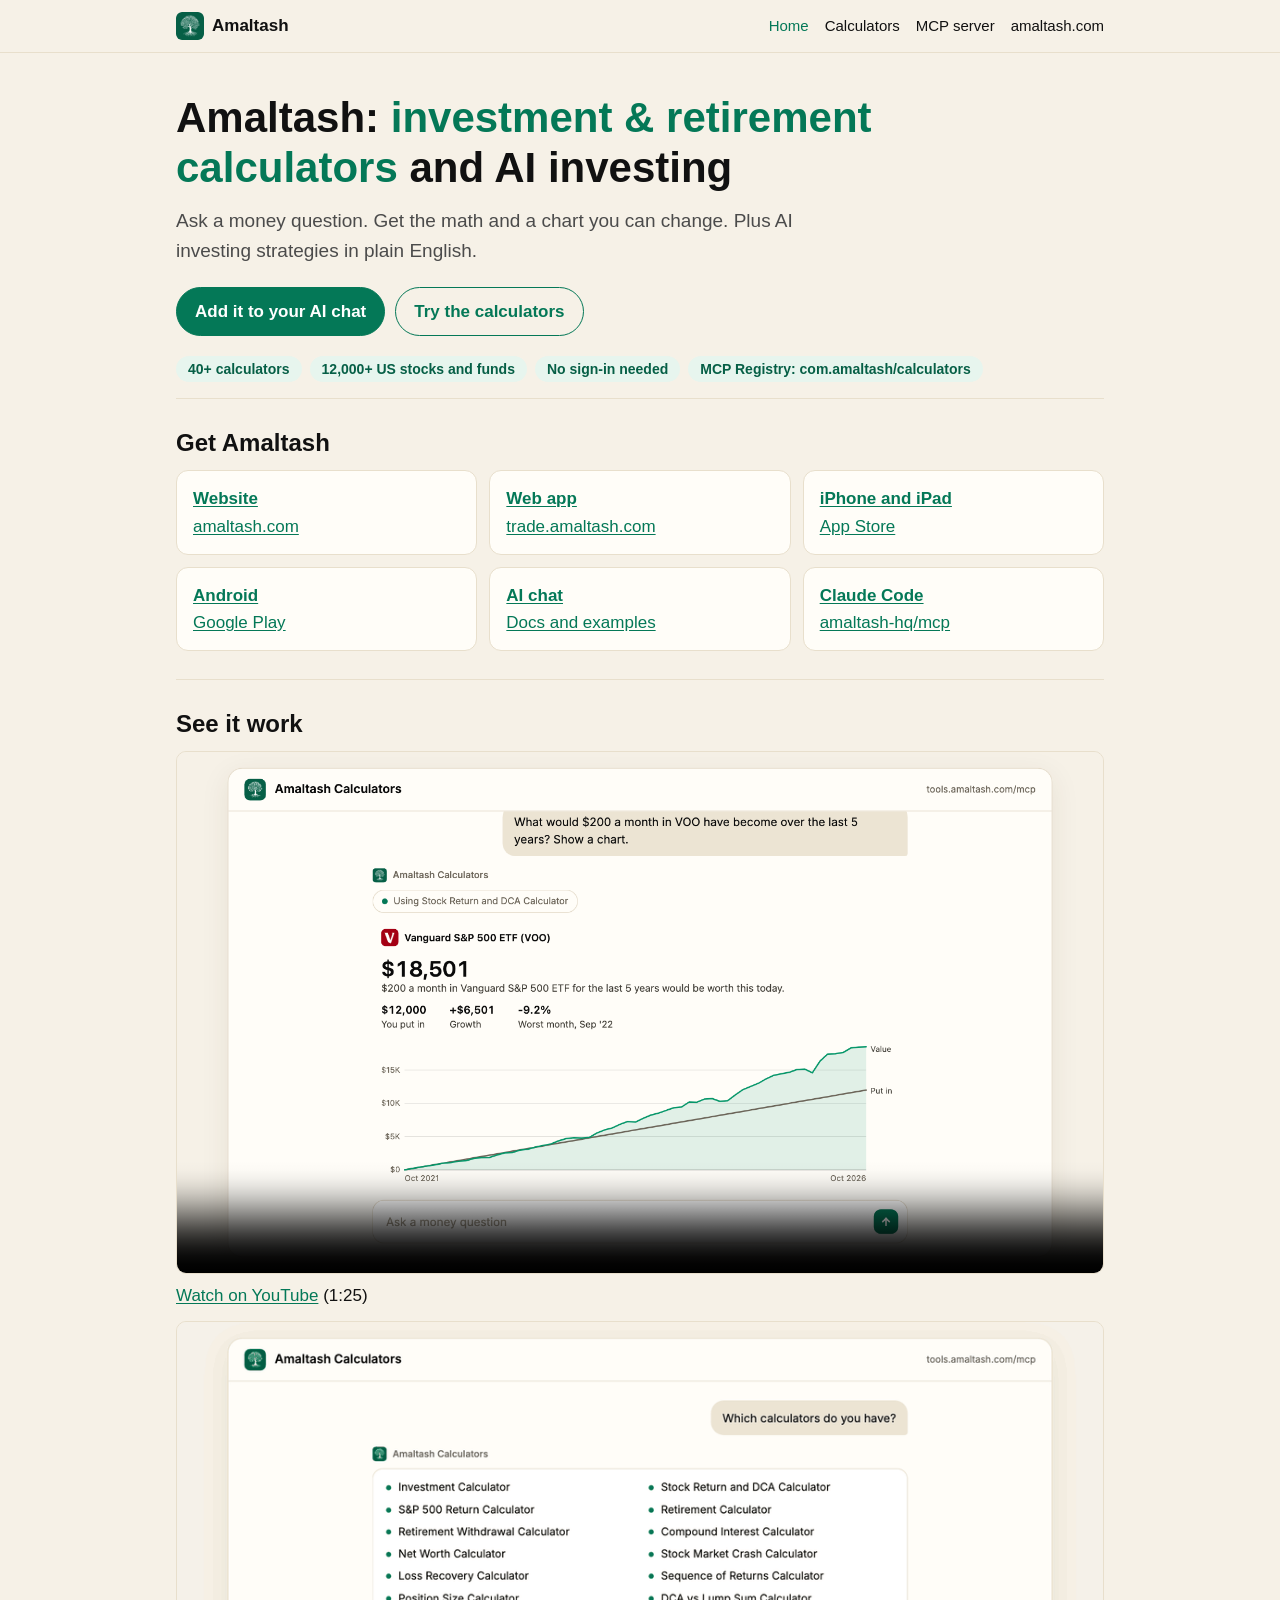
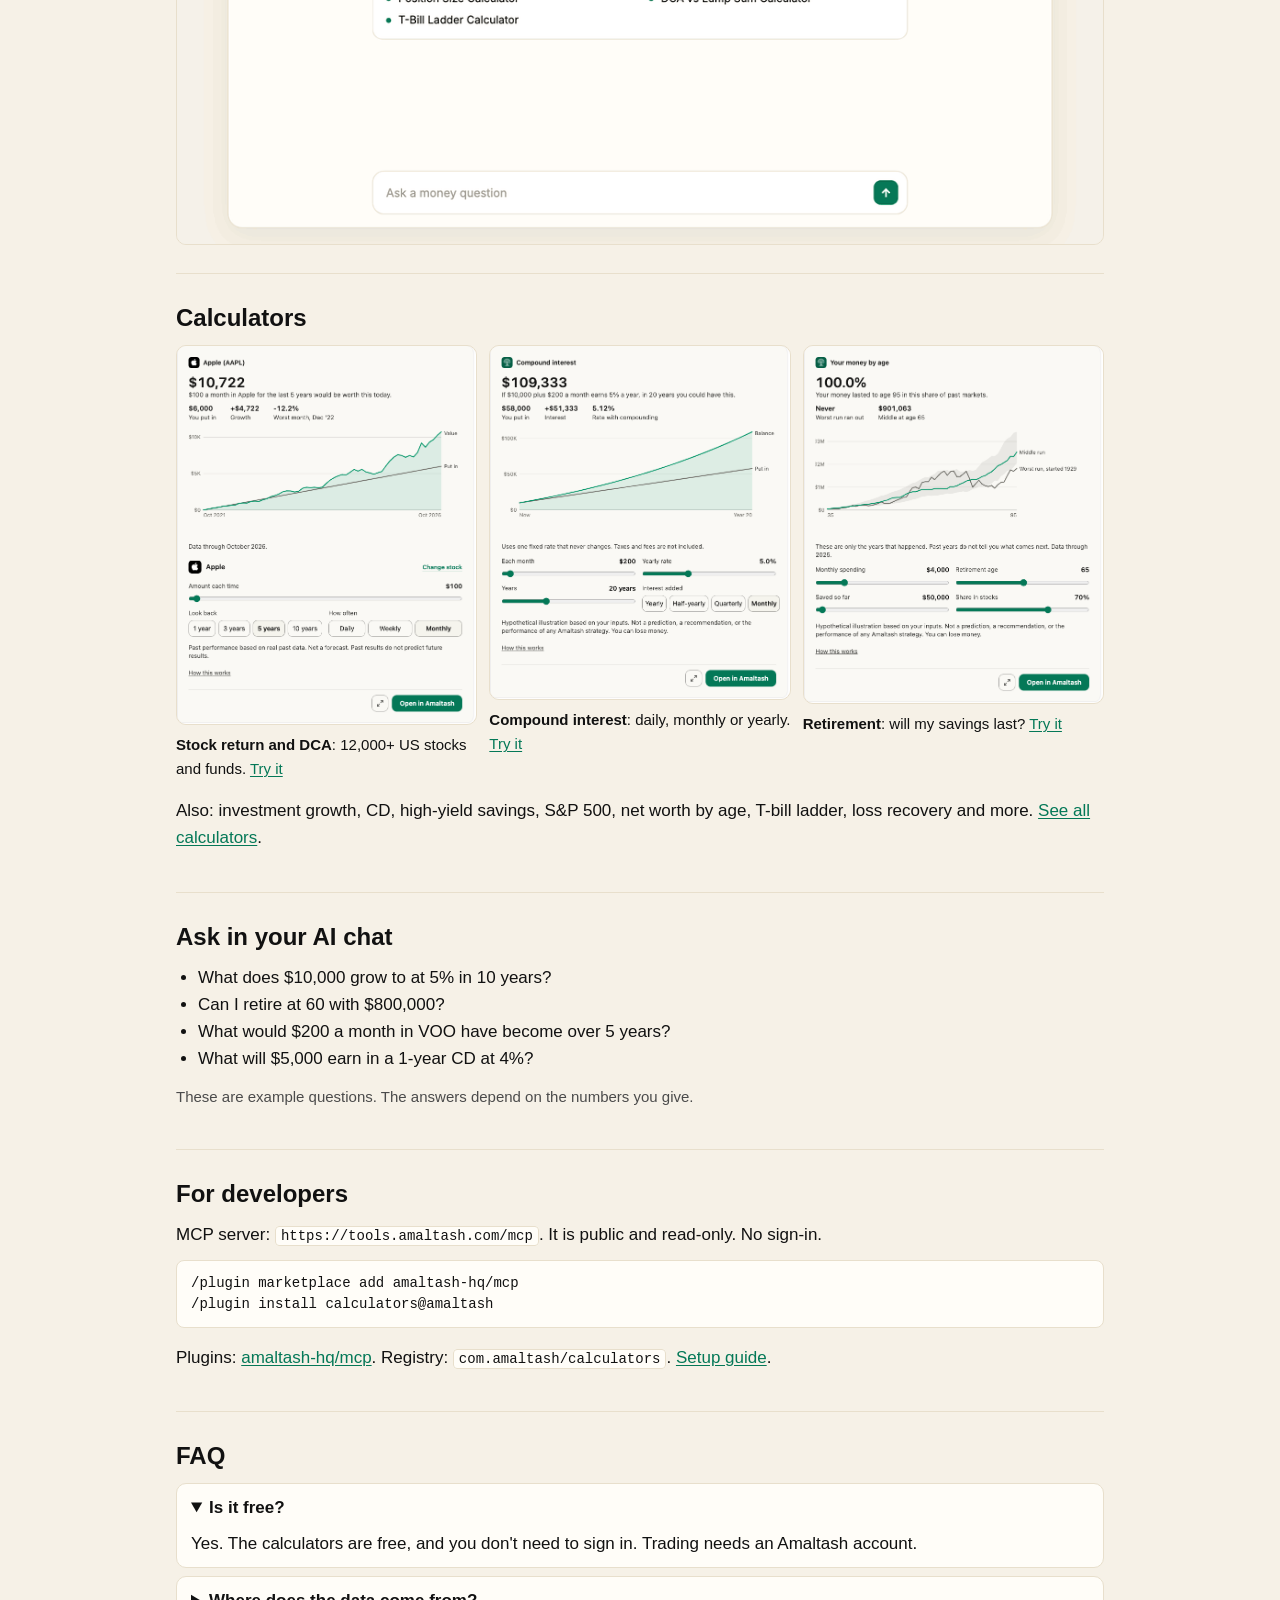
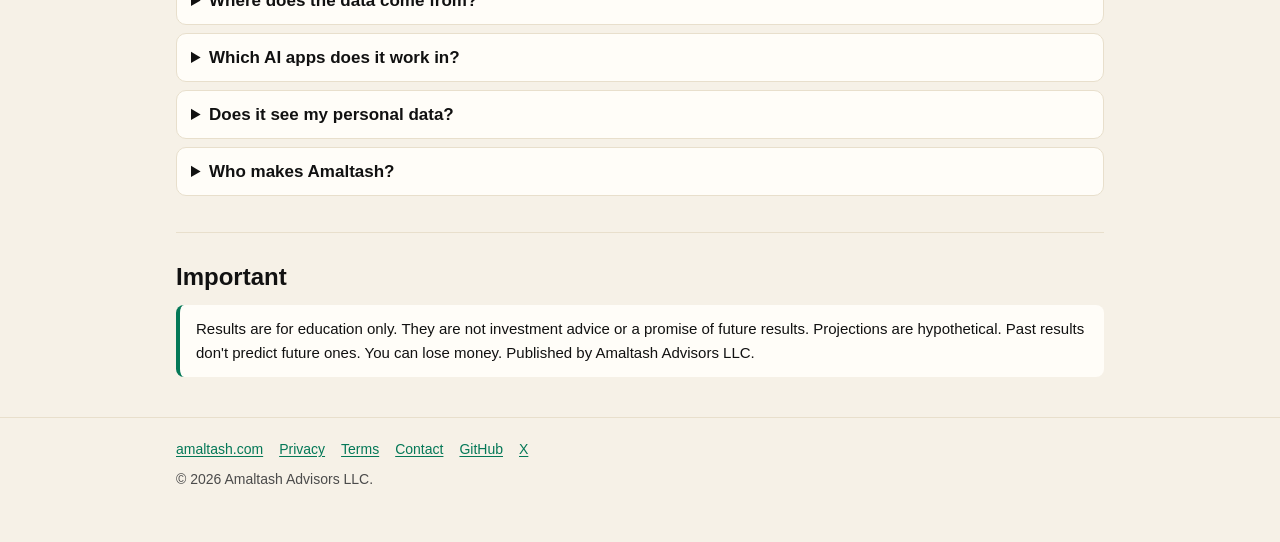
<file: index.html>
<!doctype html>
<!-- Amaltash developer site, home. AMA-10800, 2026-11-10. Plain static HTML, no tracking scripts. -->
<html lang="en">
<head>
<meta charset="utf-8">
<meta name="viewport" content="width=device-width, initial-scale=1">
<title>Amaltash: Investment Calculator, Retirement Calculator &amp; AI Investing</title>
<meta name="description" content="Free investment and retirement calculators in your AI chat, plus compound interest, CD, S&amp;P 500 and DCA, with charts you can change. And AI investing in plain English.">
<link rel="canonical" href="https://amaltash-hq.github.io/">
<link rel="icon" href="/assets/icon-512.png" type="image/png">
<meta name="theme-color" content="#f6f1e7">
<meta property="og:type" content="website">
<meta property="og:site_name" content="Amaltash">
<meta property="og:title" content="Amaltash: Investment Calculator, Retirement Calculator &amp; AI Investing">
<meta property="og:description" content="Ask a money question. Get the math and a chart you can change. Free, no sign-in.">
<meta property="og:url" content="https://amaltash-hq.github.io/">
<meta property="og:image" content="https://amaltash-hq.github.io/assets/card-compound.png">
<meta name="twitter:card" content="summary_large_image">
<meta name="twitter:site" content="@amaltash_hq">
<link rel="stylesheet" href="/assets/style.css">
<script type="application/ld+json">
{
  "@context": "https://schema.org",
  "@type": "Organization",
  "name": "Amaltash",
  "url": "https://amaltash.com",
  "logo": "https://amaltash.com/icon-512.png",
  "sameAs": [
    "https://x.com/amaltash_hq",
    "https://apps.apple.com/app/id6785155640",
    "https://play.google.com/store/apps/details?id=com.amaltash.trade",
    "https://github.com/amaltash-hq"
  ]
}
</script>
<script type="application/ld+json">
{
  "@context": "https://schema.org",
  "@type": "FAQPage",
  "mainEntity": [
    {"@type": "Question", "name": "Is it free?", "acceptedAnswer": {"@type": "Answer", "text": "Yes. The calculators are free, and you don't need to sign in. Trading needs an Amaltash account."}},
    {"@type": "Question", "name": "Where does the data come from?", "acceptedAnswer": {"@type": "Answer", "text": "Prices for 12,000+ US stocks and funds, updated nightly. US returns since 1928 from NYU Stern. Net worth by age from the Federal Reserve 2022 survey."}},
    {"@type": "Question", "name": "Which AI apps does it work in?", "acceptedAnswer": {"@type": "Answer", "text": "Claude today, on the web, desktop and in Claude Code. ChatGPT and Google once they approve it."}},
    {"@type": "Question", "name": "Does it see my personal data?", "acceptedAnswer": {"@type": "Answer", "text": "No. It only gets the numbers in your question. It does not need an account, and it cannot trade or move money."}},
    {"@type": "Question", "name": "Who makes Amaltash?", "acceptedAnswer": {"@type": "Answer", "text": "Amaltash Advisors LLC."}}
  ]
}
</script>
</head>
<body>
<header class="top"><div class="wrap">
  <a class="brand" href="/"><img src="/assets/icon-512.png" alt="" width="28" height="28">Amaltash</a>
  <nav class="nav" aria-label="Main">
    <a href="/" aria-current="page">Home</a>
    <a href="/calculators/">Calculators</a>
    <a href="/mcp/">MCP server</a>
    <a href="https://amaltash.com">amaltash.com</a>
  </nav>
</div></header>

<main class="wrap">
  <div class="hero">
    <h1>Amaltash: <span>investment &amp; retirement calculators</span> and AI investing</h1>
    <p class="lead">Ask a money question. Get the math and a chart you can change. Plus AI investing strategies in plain English.</p>
    <div class="btns">
      <a class="btn btn-main" href="https://amaltash.com/mcp/calculators?utm_source=github_pages&amp;utm_medium=referral&amp;utm_campaign=developer_site&amp;utm_content=hero">Add it to your AI chat</a>
      <a class="btn btn-alt" href="https://amaltash.com/calculators?utm_source=github_pages&amp;utm_medium=referral&amp;utm_campaign=developer_site&amp;utm_content=hero">Try the calculators</a>
    </div>
    <ul class="facts">
      <li>40+ calculators</li>
      <li>12,000+ US stocks and funds</li>
      <li>No sign-in needed</li>
      <li>MCP Registry: com.amaltash/calculators</li>
    </ul>
  </div>

  <section id="get">
    <h2>Get Amaltash</h2>
    <div class="grid grid-3">
      <a class="card" href="https://amaltash.com?utm_source=github_pages&amp;utm_medium=referral&amp;utm_campaign=developer_site&amp;utm_content=get"><b>Website</b>amaltash.com</a>
      <a class="card" href="https://trade.amaltash.com?utm_source=github_pages&amp;utm_medium=referral&amp;utm_campaign=developer_site&amp;utm_content=get"><b>Web app</b>trade.amaltash.com</a>
      <a class="card" href="https://apps.apple.com/app/id6785155640"><b>iPhone and iPad</b>App Store</a>
      <a class="card" href="https://play.google.com/store/apps/details?id=com.amaltash.trade"><b>Android</b>Google Play</a>
      <a class="card" href="https://amaltash.com/mcp/calculators"><b>AI chat</b>Docs and examples</a>
      <a class="card" href="https://github.com/amaltash-hq/mcp"><b>Claude Code</b>amaltash-hq/mcp</a>
    </div>
  </section>

  <section id="demo">
    <h2>See it work</h2>
    <!-- Demo video, AMA-10800 (2026-11-10): loads only on play. -->
    <video class="demo" controls preload="none" playsinline poster="/assets/demo-still.png" width="1600" height="900">
      <source src="/assets/amaltash-calculators-demo.mp4" type="video/mp4">
      <a href="https://youtu.be/CpCs-4aTJyc">Watch the demo on YouTube</a>
    </video>
    <p><a href="https://youtu.be/CpCs-4aTJyc">Watch on YouTube</a> (1:25)</p>
    <img class="demo" src="/assets/calculators.gif" width="1000" height="563" alt="Amaltash calculators in an AI chat: compound interest, retirement and stock return cards with charts">
  </section>

  <section id="calculators">
    <h2>Calculators</h2>
    <div class="grid grid-3 gallery">
      <figure><img src="/assets/card-stock.png" width="651" height="823" alt="Stock return and DCA calculator card"><figcaption><b>Stock return and DCA</b>: 12,000+ US stocks and funds. <a href="https://amaltash.com/investment-calculator">Try it</a></figcaption></figure>
      <figure><img src="/assets/card-compound.png" width="651" height="769" alt="Compound interest calculator card"><figcaption><b>Compound interest</b>: daily, monthly or yearly. <a href="https://amaltash.com/calculators">Try it</a></figcaption></figure>
      <figure><img src="/assets/card-retirement.png" width="651" height="777" alt="Retirement calculator card"><figcaption><b>Retirement</b>: will my savings last? <a href="https://amaltash.com/mcp/calculators#retirement-heading">Try it</a></figcaption></figure>
    </div>
    <p style="margin-top:16px">Also: investment growth, CD, high-yield savings, S&amp;P 500, net worth by age, T-bill ladder, loss recovery and more. <a href="/calculators/">See all calculators</a>.</p>
  </section>

  <section id="ask">
    <h2>Ask in your AI chat</h2>
    <ul>
      <li>What does $10,000 grow to at 5% in 10 years?</li>
      <li>Can I retire at 60 with $800,000?</li>
      <li>What would $200 a month in VOO have become over 5 years?</li>
      <li>What will $5,000 earn in a 1-year CD at 4%?</li>
    </ul>
    <p class="muted">These are example questions. The answers depend on the numbers you give.</p>
  </section>

  <section id="developers">
    <h2>For developers</h2>
    <p>MCP server: <code>https://tools.amaltash.com/mcp</code>. It is public and read-only. No sign-in.</p>
    <pre><code>/plugin marketplace add amaltash-hq/mcp
/plugin install calculators@amaltash</code></pre>
    <p>Plugins: <a href="https://github.com/amaltash-hq/mcp">amaltash-hq/mcp</a>. Registry: <code>com.amaltash/calculators</code>. <a href="/mcp/">Setup guide</a>.</p>
  </section>

  <section id="faq">
    <h2>FAQ</h2>
    <details open><summary>Is it free?</summary><p>Yes. The calculators are free, and you don't need to sign in. Trading needs an Amaltash account.</p></details>
    <details><summary>Where does the data come from?</summary><p>Prices for 12,000+ US stocks and funds, updated nightly. US returns since 1928 from NYU Stern. Net worth by age from the Federal Reserve 2022 survey.</p></details>
    <details><summary>Which AI apps does it work in?</summary><p>Claude today, on the web, desktop and in Claude Code. ChatGPT and Google once they approve it.</p></details>
    <details><summary>Does it see my personal data?</summary><p>No. It only gets the numbers in your question. It does not need an account, and it cannot trade or move money.</p></details>
    <details><summary>Who makes Amaltash?</summary><p>Amaltash Advisors LLC.</p></details>
  </section>

  <section id="important">
    <h2>Important</h2>
    <p class="disclaimer">Results are for education only. They are not investment advice or a promise of future results. Projections are hypothetical. Past results don't predict future ones. You can lose money. Published by Amaltash Advisors LLC.</p>
  </section>
</main>

<footer><div class="wrap">
  <div class="links">
    <a href="https://amaltash.com">amaltash.com</a>
    <a href="https://amaltash.com/policies/privacy#calculators-connector">Privacy</a>
    <a href="https://amaltash.com/policies/terms">Terms</a>
    <a href="https://amaltash.com/contact">Contact</a>
    <a href="https://github.com/amaltash-hq">GitHub</a>
    <a href="https://x.com/amaltash_hq">X</a>
  </div>
  <p>&copy; 2026 Amaltash Advisors LLC.</p>
</div></footer>
</body>
</html>
</file>
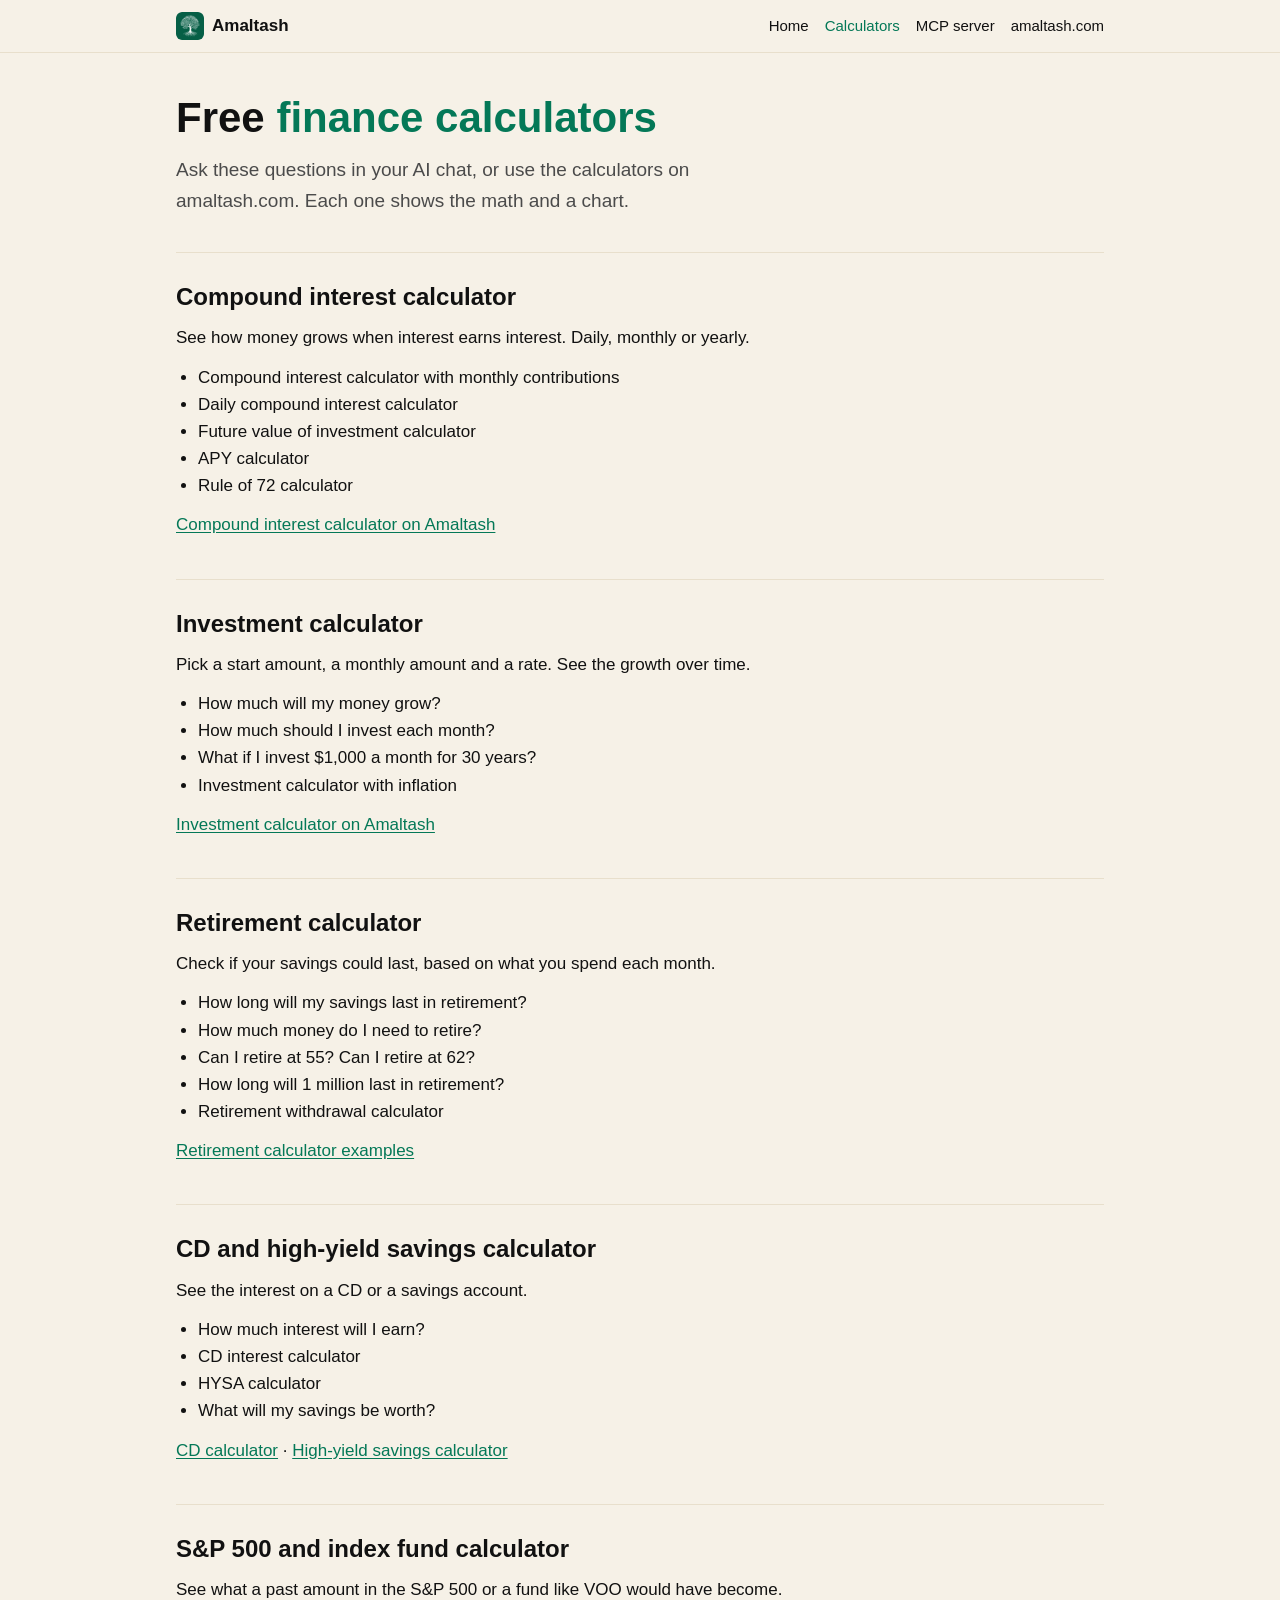
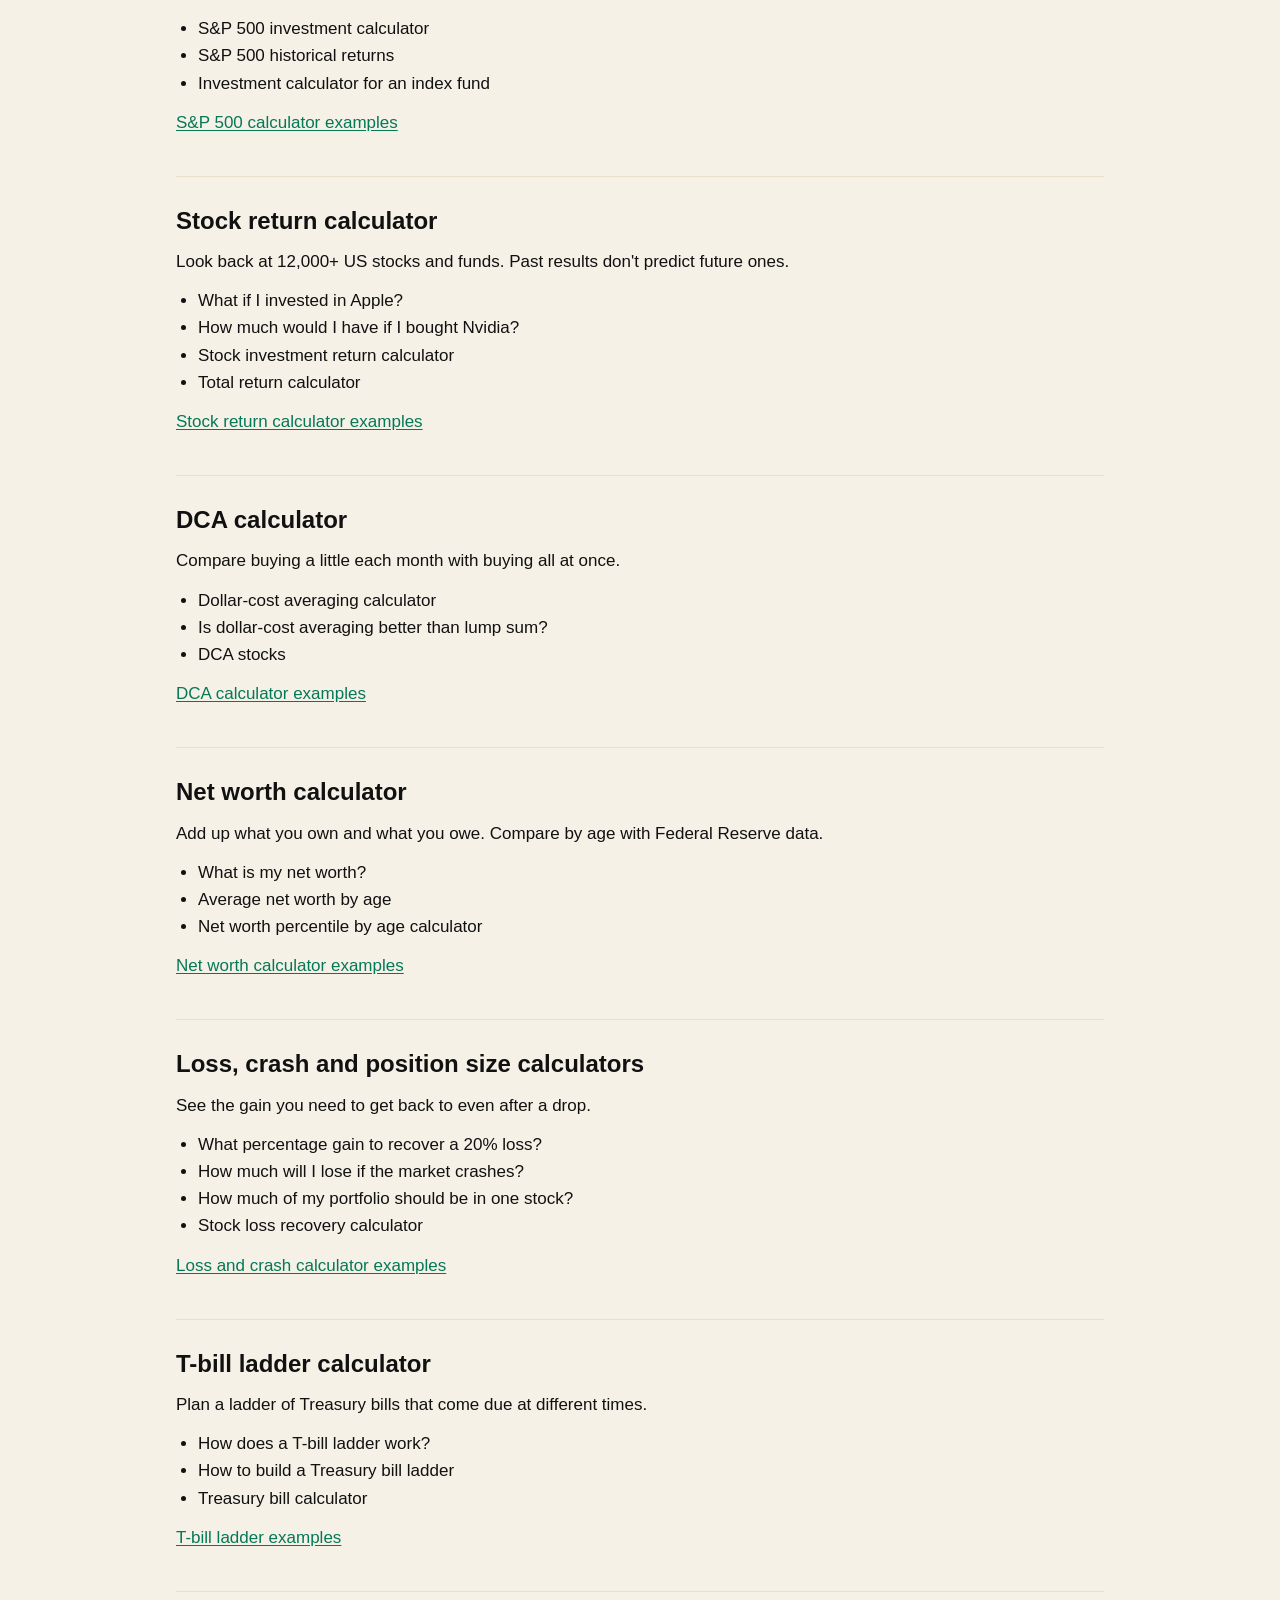
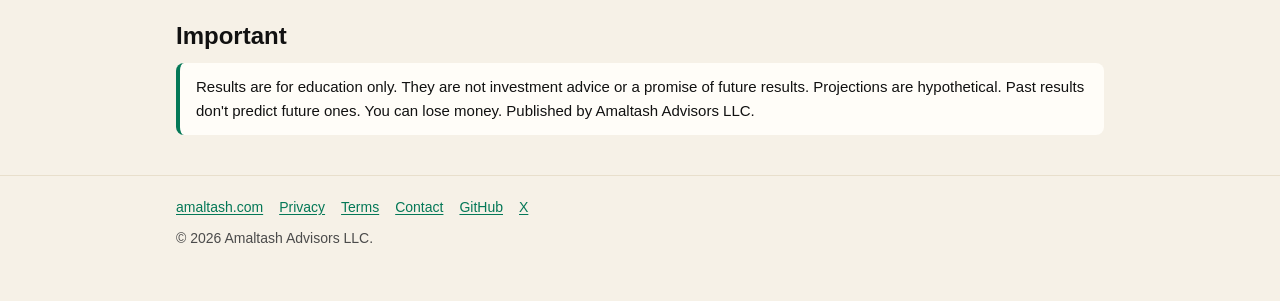
<file: calculators/index.html>
<!doctype html>
<!-- Amaltash developer site, calculators. AMA-10800, 2026-11-10.
     Questions below are real search phrases from todo-and-planning-files/ama-10800-listing/keywords.csv. -->
<html lang="en">
<head>
<meta charset="utf-8">
<meta name="viewport" content="width=device-width, initial-scale=1">
<title>Free Investment, Retirement, CD and Compound Interest Calculators | Amaltash</title>
<meta name="description" content="How much will my money grow? How long will my savings last? Free compound interest, retirement, CD, S&amp;P 500, stock return and DCA calculators with charts.">
<link rel="canonical" href="https://amaltash-hq.github.io/calculators/">
<link rel="icon" href="/assets/icon-512.png" type="image/png">
<meta name="theme-color" content="#f6f1e7">
<meta property="og:type" content="website">
<meta property="og:site_name" content="Amaltash">
<meta property="og:title" content="Free finance calculators: compound interest, retirement, CD and more">
<meta property="og:description" content="Ask a money question in your AI chat. Get the math and a chart you can change.">
<meta property="og:url" content="https://amaltash-hq.github.io/calculators/">
<meta property="og:image" content="https://amaltash-hq.github.io/assets/card-retirement.png">
<meta name="twitter:card" content="summary_large_image">
<meta name="twitter:site" content="@amaltash_hq">
<link rel="stylesheet" href="/assets/style.css">
<script type="application/ld+json">
{
  "@context": "https://schema.org",
  "@type": "Organization",
  "name": "Amaltash",
  "url": "https://amaltash.com",
  "logo": "https://amaltash.com/icon-512.png",
  "sameAs": [
    "https://x.com/amaltash_hq",
    "https://apps.apple.com/app/id6785155640",
    "https://play.google.com/store/apps/details?id=com.amaltash.trade",
    "https://github.com/amaltash-hq"
  ]
}
</script>
</head>
<body>
<header class="top"><div class="wrap">
  <a class="brand" href="/"><img src="/assets/icon-512.png" alt="" width="28" height="28">Amaltash</a>
  <nav class="nav" aria-label="Main">
    <a href="/">Home</a>
    <a href="/calculators/" aria-current="page">Calculators</a>
    <a href="/mcp/">MCP server</a>
    <a href="https://amaltash.com">amaltash.com</a>
  </nav>
</div></header>

<main class="wrap">
  <div class="hero">
    <h1>Free <span>finance calculators</span></h1>
    <p class="lead">Ask these questions in your AI chat, or use the calculators on amaltash.com. Each one shows the math and a chart.</p>
  </div>

  <section id="compound-interest">
    <h2>Compound interest calculator</h2>
    <p>See how money grows when interest earns interest. Daily, monthly or yearly.</p>
    <ul>
      <li>Compound interest calculator with monthly contributions</li>
      <li>Daily compound interest calculator</li>
      <li>Future value of investment calculator</li>
      <li>APY calculator</li>
      <li>Rule of 72 calculator</li>
    </ul>
    <p><a href="https://amaltash.com/calculators">Compound interest calculator on Amaltash</a></p>
  </section>

  <section id="investment">
    <h2>Investment calculator</h2>
    <p>Pick a start amount, a monthly amount and a rate. See the growth over time.</p>
    <ul>
      <li>How much will my money grow?</li>
      <li>How much should I invest each month?</li>
      <li>What if I invest $1,000 a month for 30 years?</li>
      <li>Investment calculator with inflation</li>
    </ul>
    <p><a href="https://amaltash.com/investment-calculator">Investment calculator on Amaltash</a></p>
  </section>

  <section id="retirement">
    <h2>Retirement calculator</h2>
    <p>Check if your savings could last, based on what you spend each month.</p>
    <ul>
      <li>How long will my savings last in retirement?</li>
      <li>How much money do I need to retire?</li>
      <li>Can I retire at 55? Can I retire at 62?</li>
      <li>How long will 1 million last in retirement?</li>
      <li>Retirement withdrawal calculator</li>
    </ul>
    <p><a href="https://amaltash.com/mcp/calculators#retirement-heading">Retirement calculator examples</a></p>
  </section>

  <section id="cd-savings">
    <h2>CD and high-yield savings calculator</h2>
    <p>See the interest on a CD or a savings account.</p>
    <ul>
      <li>How much interest will I earn?</li>
      <li>CD interest calculator</li>
      <li>HYSA calculator</li>
      <li>What will my savings be worth?</li>
    </ul>
    <p><a href="https://amaltash.com/cd-calculator">CD calculator</a> · <a href="https://amaltash.com/high-yield-savings-calculator">High-yield savings calculator</a></p>
  </section>

  <section id="sp-500">
    <h2>S&amp;P 500 and index fund calculator</h2>
    <p>See what a past amount in the S&amp;P 500 or a fund like VOO would have become.</p>
    <ul>
      <li>S&amp;P 500 investment calculator</li>
      <li>S&amp;P 500 historical returns</li>
      <li>Investment calculator for an index fund</li>
    </ul>
    <p><a href="https://amaltash.com/mcp/calculators#sp-500-heading">S&amp;P 500 calculator examples</a></p>
  </section>

  <section id="stock-return">
    <h2>Stock return calculator</h2>
    <p>Look back at 12,000+ US stocks and funds. Past results don't predict future ones.</p>
    <ul>
      <li>What if I invested in Apple?</li>
      <li>How much would I have if I bought Nvidia?</li>
      <li>Stock investment return calculator</li>
      <li>Total return calculator</li>
    </ul>
    <p><a href="https://amaltash.com/mcp/calculators#stock-return-heading">Stock return calculator examples</a></p>
  </section>

  <section id="dca">
    <h2>DCA calculator</h2>
    <p>Compare buying a little each month with buying all at once.</p>
    <ul>
      <li>Dollar-cost averaging calculator</li>
      <li>Is dollar-cost averaging better than lump sum?</li>
      <li>DCA stocks</li>
    </ul>
    <p><a href="https://amaltash.com/mcp/calculators#dca-heading">DCA calculator examples</a></p>
  </section>

  <section id="net-worth">
    <h2>Net worth calculator</h2>
    <p>Add up what you own and what you owe. Compare by age with Federal Reserve data.</p>
    <ul>
      <li>What is my net worth?</li>
      <li>Average net worth by age</li>
      <li>Net worth percentile by age calculator</li>
    </ul>
    <p><a href="https://amaltash.com/mcp/calculators#net-worth-heading">Net worth calculator examples</a></p>
  </section>

  <section id="risk">
    <h2>Loss, crash and position size calculators</h2>
    <p>See the gain you need to get back to even after a drop.</p>
    <ul>
      <li>What percentage gain to recover a 20% loss?</li>
      <li>How much will I lose if the market crashes?</li>
      <li>How much of my portfolio should be in one stock?</li>
      <li>Stock loss recovery calculator</li>
    </ul>
    <p><a href="https://amaltash.com/mcp/calculators#risk-heading">Loss and crash calculator examples</a></p>
  </section>

  <section id="t-bill">
    <h2>T-bill ladder calculator</h2>
    <p>Plan a ladder of Treasury bills that come due at different times.</p>
    <ul>
      <li>How does a T-bill ladder work?</li>
      <li>How to build a Treasury bill ladder</li>
      <li>Treasury bill calculator</li>
    </ul>
    <p><a href="https://amaltash.com/mcp/calculators#t-bill-heading">T-bill ladder examples</a></p>
  </section>

  <section id="important">
    <h2>Important</h2>
    <p class="disclaimer">Results are for education only. They are not investment advice or a promise of future results. Projections are hypothetical. Past results don't predict future ones. You can lose money. Published by Amaltash Advisors LLC.</p>
  </section>
</main>

<footer><div class="wrap">
  <div class="links">
    <a href="https://amaltash.com">amaltash.com</a>
    <a href="https://amaltash.com/policies/privacy#calculators-connector">Privacy</a>
    <a href="https://amaltash.com/policies/terms">Terms</a>
    <a href="https://amaltash.com/contact">Contact</a>
    <a href="https://github.com/amaltash-hq">GitHub</a>
    <a href="https://x.com/amaltash_hq">X</a>
  </div>
  <p>&copy; 2026 Amaltash Advisors LLC.</p>
</div></footer>
</body>
</html>
</file>
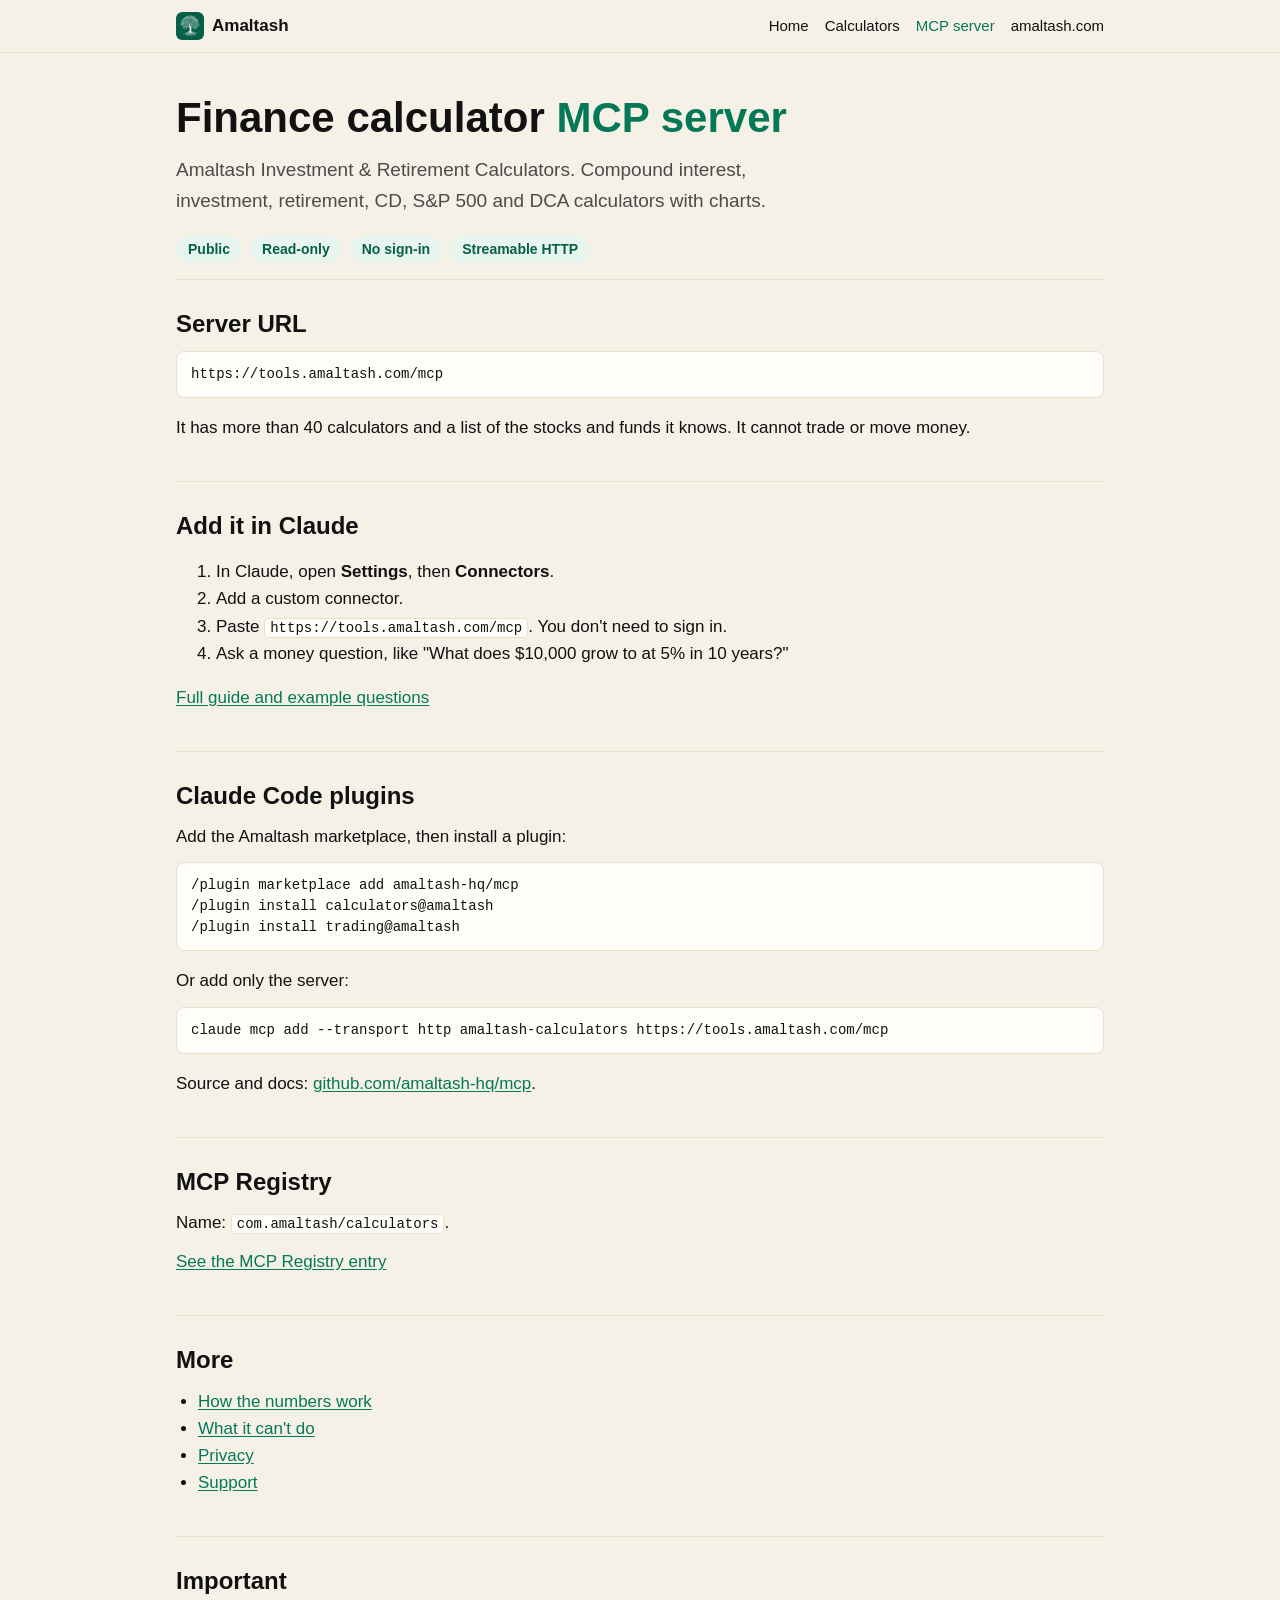
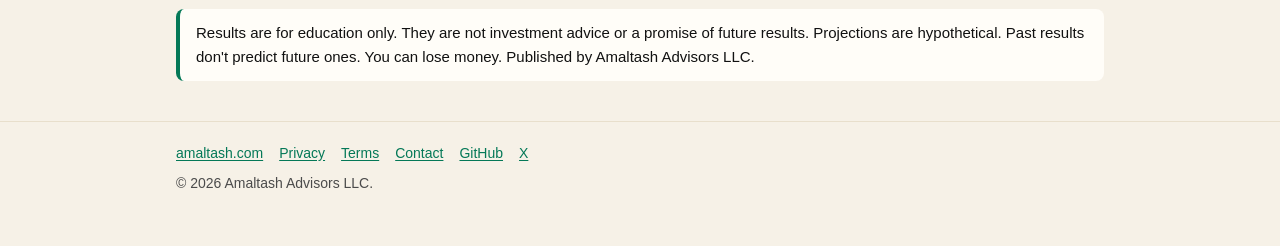
<file: mcp/index.html>
<!doctype html>
<!-- Amaltash developer site, MCP server setup. AMA-10800, 2026-11-10. -->
<html lang="en">
<head>
<meta charset="utf-8">
<meta name="viewport" content="width=device-width, initial-scale=1">
<title>Finance Calculator MCP Server for Claude and Claude Code | Amaltash</title>
<meta name="description" content="Add a free, read-only finance calculator MCP server to Claude: https://tools.amaltash.com/mcp. Claude Code plugin install lines and the MCP Registry entry.">
<link rel="canonical" href="https://amaltash-hq.github.io/mcp/">
<link rel="icon" href="/assets/icon-512.png" type="image/png">
<meta name="theme-color" content="#f6f1e7">
<meta property="og:type" content="website">
<meta property="og:site_name" content="Amaltash">
<meta property="og:title" content="Amaltash finance calculator MCP server">
<meta property="og:description" content="Public, read-only MCP server with 40+ finance calculators. No sign-in.">
<meta property="og:url" content="https://amaltash-hq.github.io/mcp/">
<meta property="og:image" content="https://amaltash-hq.github.io/assets/card-stock.png">
<meta name="twitter:card" content="summary_large_image">
<meta name="twitter:site" content="@amaltash_hq">
<link rel="stylesheet" href="/assets/style.css">
<script type="application/ld+json">
{
  "@context": "https://schema.org",
  "@type": "Organization",
  "name": "Amaltash",
  "url": "https://amaltash.com",
  "logo": "https://amaltash.com/icon-512.png",
  "sameAs": [
    "https://x.com/amaltash_hq",
    "https://apps.apple.com/app/id6785155640",
    "https://play.google.com/store/apps/details?id=com.amaltash.trade",
    "https://github.com/amaltash-hq"
  ]
}
</script>
</head>
<body>
<header class="top"><div class="wrap">
  <a class="brand" href="/"><img src="/assets/icon-512.png" alt="" width="28" height="28">Amaltash</a>
  <nav class="nav" aria-label="Main">
    <a href="/">Home</a>
    <a href="/calculators/">Calculators</a>
    <a href="/mcp/" aria-current="page">MCP server</a>
    <a href="https://amaltash.com">amaltash.com</a>
  </nav>
</div></header>

<main class="wrap">
  <div class="hero">
    <h1>Finance calculator <span>MCP server</span></h1>
    <p class="lead">Amaltash Investment &amp; Retirement Calculators. Compound interest, investment, retirement, CD, S&amp;P 500 and DCA calculators with charts.</p>
    <ul class="facts">
      <li>Public</li>
      <li>Read-only</li>
      <li>No sign-in</li>
      <li>Streamable HTTP</li>
    </ul>
  </div>

  <section id="server">
    <h2>Server URL</h2>
    <pre><code>https://tools.amaltash.com/mcp</code></pre>
    <p>It has more than 40 calculators and a list of the stocks and funds it knows. It cannot trade or move money.</p>
  </section>

  <section id="claude">
    <h2>Add it in Claude</h2>
    <ol>
      <li>In Claude, open <b>Settings</b>, then <b>Connectors</b>.</li>
      <li>Add a custom connector.</li>
      <li>Paste <code>https://tools.amaltash.com/mcp</code>. You don't need to sign in.</li>
      <li>Ask a money question, like "What does $10,000 grow to at 5% in 10 years?"</li>
    </ol>
    <p><a href="https://amaltash.com/mcp/calculators?utm_source=github_pages&amp;utm_medium=referral&amp;utm_campaign=developer_site&amp;utm_content=mcp_docs">Full guide and example questions</a></p>
  </section>

  <section id="claude-code">
    <h2>Claude Code plugins</h2>
    <p>Add the Amaltash marketplace, then install a plugin:</p>
    <pre><code>/plugin marketplace add amaltash-hq/mcp
/plugin install calculators@amaltash
/plugin install trading@amaltash</code></pre>
    <p>Or add only the server:</p>
    <pre><code>claude mcp add --transport http amaltash-calculators https://tools.amaltash.com/mcp</code></pre>
    <p>Source and docs: <a href="https://github.com/amaltash-hq/mcp">github.com/amaltash-hq/mcp</a>.</p>
  </section>

  <section id="registry">
    <h2>MCP Registry</h2>
    <p>Name: <code>com.amaltash/calculators</code>.</p>
    <p><a href="https://registry.modelcontextprotocol.io/v0/servers?search=com.amaltash/calculators">See the MCP Registry entry</a></p>
  </section>

  <section id="links">
    <h2>More</h2>
    <ul>
      <li><a href="https://amaltash.com/mcp/calculators#numbers-heading">How the numbers work</a></li>
      <li><a href="https://amaltash.com/mcp/calculators#limits-heading">What it can't do</a></li>
      <li><a href="https://amaltash.com/policies/privacy#calculators-connector">Privacy</a></li>
      <li><a href="https://amaltash.com/contact">Support</a></li>
    </ul>
  </section>

  <section id="important">
    <h2>Important</h2>
    <p class="disclaimer">Results are for education only. They are not investment advice or a promise of future results. Projections are hypothetical. Past results don't predict future ones. You can lose money. Published by Amaltash Advisors LLC.</p>
  </section>
</main>

<footer><div class="wrap">
  <div class="links">
    <a href="https://amaltash.com">amaltash.com</a>
    <a href="https://amaltash.com/policies/privacy#calculators-connector">Privacy</a>
    <a href="https://amaltash.com/policies/terms">Terms</a>
    <a href="https://amaltash.com/contact">Contact</a>
    <a href="https://github.com/amaltash-hq">GitHub</a>
    <a href="https://x.com/amaltash_hq">X</a>
  </div>
  <p>&copy; 2026 Amaltash Advisors LLC.</p>
</div></footer>
</body>
</html>
</file>
<file: assets/style.css>
/* Amaltash developer site styles. AMA-10800, 2026-11-10.
   Light theme only. Mobile-first: 16px side gutter, no horizontal scroll. */
:root {
  color-scheme: light;
  --cream: #f6f1e7;
  --beige: #e8dfcc;
  --card: #fffdf8;
  --ink: #111111;
  --muted: #4b4b4b;
  --emerald: #047857;
  --emerald-dark: #065f46;
  --emerald-soft: #e7f5ee;
}
* { box-sizing: border-box; }
html { -webkit-text-size-adjust: 100%; }
body {
  margin: 0;
  background: var(--cream);
  color: var(--ink);
  font: 17px/1.6 -apple-system, BlinkMacSystemFont, "Segoe UI", Roboto, sans-serif;
  overflow-x: hidden;
}
img { max-width: 100%; height: auto; display: block; }
a { color: var(--emerald); text-underline-offset: 2px; }
a:hover { color: var(--emerald-dark); }
code, pre { font: 14px/1.5 ui-monospace, SFMono-Regular, Menlo, monospace; }
code { background: var(--card); border: 1px solid var(--beige); border-radius: 4px; padding: 1px 5px; word-break: break-all; }
pre { background: var(--card); border: 1px solid var(--beige); border-radius: 8px; padding: 12px 14px; overflow-x: auto; margin: 8px 0 16px; }
pre code { border: 0; padding: 0; background: none; word-break: normal; }

.wrap { max-width: 960px; margin: 0 auto; padding: 0 16px; }

/* Header */
.top { border-bottom: 1px solid var(--beige); }
.top .wrap { display: flex; flex-wrap: wrap; align-items: center; justify-content: space-between; gap: 8px 16px; padding-top: 12px; padding-bottom: 12px; }
.brand { display: flex; align-items: center; gap: 8px; color: var(--ink); text-decoration: none; font-weight: 700; }
.brand img { width: 28px; height: 28px; border-radius: 6px; }
.nav { display: flex; flex-wrap: wrap; gap: 4px 16px; font-size: 15px; }
.nav a { color: var(--ink); text-decoration: none; }
.nav a:hover, .nav a[aria-current="page"] { color: var(--emerald); }

/* Hero */
.hero { padding: 40px 0 16px; }
h1 { font-size: 32px; line-height: 1.2; margin: 0 0 12px; }
h1 span { color: var(--emerald); }
.lead { font-size: 19px; color: var(--muted); margin: 0 0 20px; max-width: 640px; }
.btns { display: flex; flex-wrap: wrap; gap: 10px; }
.btn { display: inline-block; padding: 10px 18px; border-radius: 999px; font-weight: 600; text-decoration: none; border: 1px solid var(--emerald); }
.btn-main { background: var(--emerald); color: #fff; }
.btn-main:hover { background: var(--emerald-dark); color: #fff; }
.btn-alt { background: transparent; color: var(--emerald); }
.facts { display: flex; flex-wrap: wrap; gap: 8px; margin: 20px 0 0; padding: 0; list-style: none; }
.facts li { background: var(--emerald-soft); color: var(--emerald-dark); border-radius: 999px; padding: 2px 12px; font-size: 14px; font-weight: 600; }

/* Sections */
section { padding: 28px 0; border-top: 1px solid var(--beige); }
h2 { font-size: 24px; line-height: 1.3; margin: 0 0 12px; }
h3 { font-size: 19px; margin: 20px 0 6px; }
p { margin: 0 0 12px; }
ul { padding-left: 22px; margin: 0 0 12px; }
.muted { color: var(--muted); font-size: 15px; }

/* Grids and cards */
.grid { display: grid; grid-template-columns: 1fr; gap: 12px; }
.card { background: var(--card); border: 1px solid var(--beige); border-radius: 12px; padding: 14px 16px; min-width: 0; }
.card b { display: block; }
.card p { margin: 4px 0 0; font-size: 15px; }
figure { margin: 0; }
figcaption { font-size: 15px; margin-top: 8px; }
.gallery img, .demo { border-radius: 10px; border: 1px solid var(--beige); }
.demo { width: 100%; }

/* FAQ */
details { background: var(--card); border: 1px solid var(--beige); border-radius: 10px; padding: 10px 14px; margin: 0 0 8px; }
summary { cursor: pointer; font-weight: 600; }
details p { margin: 8px 0 0; }

/* Disclaimer and footer */
.disclaimer { background: var(--card); border-left: 4px solid var(--emerald); border-radius: 8px; padding: 12px 16px; font-size: 15px; }
footer { border-top: 1px solid var(--beige); padding: 20px 0 40px; font-size: 14px; color: var(--muted); }
footer .links { display: flex; flex-wrap: wrap; gap: 4px 16px; margin-bottom: 8px; }

@media (min-width: 640px) {
  h1 { font-size: 42px; }
  .grid-2 { grid-template-columns: repeat(2, 1fr); }
  .grid-3 { grid-template-columns: repeat(3, 1fr); }
}
/* Demo video, AMA-10800 (2026-11-10): keep 16:9 at any width. */
video.demo { height: auto; display: block; margin-bottom: 8px; }
</file>
